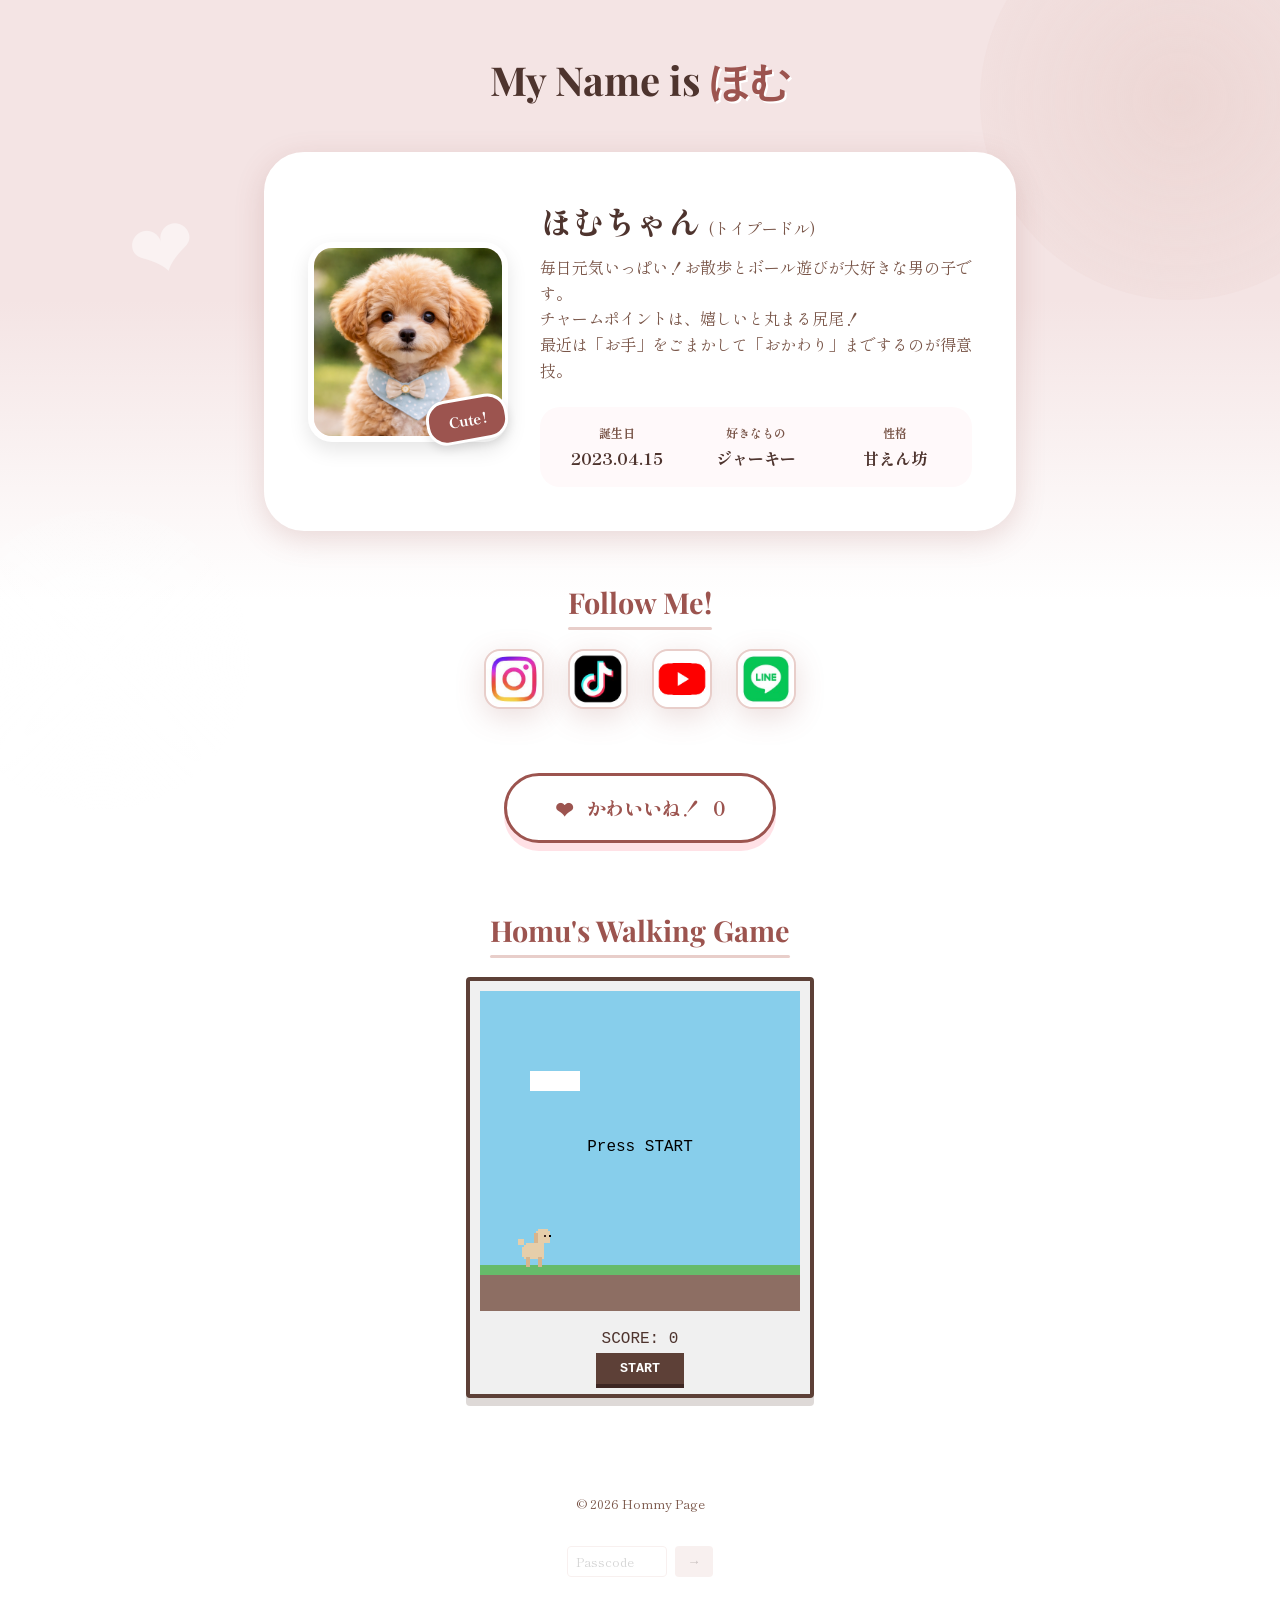
<file: index.html>
<!DOCTYPE html>
<html lang="ja">

<head>
    <meta charset="UTF-8" />
    <meta name="viewport" content="width=device-width, initial-scale=1.0" />
    <title>My Profile</title>
    <link rel="preconnect" href="https://fonts.googleapis.com" />
    <link rel="preconnect" href="https://fonts.gstatic.com" crossorigin />
    <link
        href="https://fonts.googleapis.com/css2?family=Playfair+Display:ital,wght@0,400;0,700;1,400&family=Shippori+Mincho:wght@400;500;700&display=swap"
        rel="stylesheet" />
    <link rel="stylesheet" href="style.css" />
</head>

<body>
    <div class="decoration-bg">
        <div class="circle circle-1"></div>
        <div class="circle circle-2"></div>
        <div class="heart heart-1">❤</div>
    </div>

    <header class="hero-section">
        <div class="hero-content">
            <h1 class="main-title">My Name is <span class="accent-text">ほむ</span></h1>
        </div>
    </header>

    <main class="container">
        <section class="profile-card">
            <div class="profile-image-container">
                <!-- Placeholder for pet image -->
                <div class="profile-img-placeholder" id="hero-img">
                    <img src="pic/pic.png" alt="My Cute Pet" />
                </div>
                <div class="floating-badge">Cute!</div>
            </div>

            <div class="profile-info">
                <h2 class="pet-name">ほむちゃん <span class="pet-breed">(トイプードル)</span></h2>



                <p class="description">
                    毎日元気いっぱい！お散歩とボール遊びが大好きな男の子です。<br>
                    チャームポイントは、嬉しいと丸まる尻尾！<br>
                    最近は「お手」をごまかして「おかわり」までするのが得意技。
                </p>

                <div class="stats-grid">
                    <div class="stat-item">
                        <span class="stat-label">誕生日</span>
                        <span class="stat-value">2023.04.15</span>
                    </div>
                    <div class="stat-item">
                        <span class="stat-label">好きなもの</span>
                        <span class="stat-value">ジャーキー</span>
                    </div>
                    <div class="stat-item">
                        <span class="stat-label">性格</span>
                        <span class="stat-value">甘えん坊</span>
                    </div>
                </div>
            </div>
        </section>

        <section class="social-section">
            <h3 class="section-title">Follow Me!</h3>
            <div class="social-grid">
                <a href="https://www.instagram.com/" target="_blank" rel="noopener noreferrer"
                    class="social-btn instagram" aria-label="Instagram">
                    <img src="SNS/instagram.jpg" alt="Instagram">
                </a>
                <a href="https://www.tiktok.com/" target="_blank" rel="noopener noreferrer" class="social-btn tiktok"
                    aria-label="TikTok">
                    <img src="SNS/tiktok.jpg" alt="TikTok">
                </a>

                <a href="https://www.youtube.com/" target="_blank" rel="noopener noreferrer" class="social-btn youtube"
                    aria-label="YouTube">
                    <img src="SNS/youtube.jpg" alt="YouTube">
                </a>
                <a href="https://line.me/" target="_blank" rel="noopener noreferrer" class="social-btn line"
                    aria-label="LINE">
                    <img src="SNS/line.jpg" alt="LINE">
                </a>
            </div>
        </section>

        <section class="action-section">
            <button id="like-btn" class="like-button">
                <span class="heart-icon">❤</span>
                <span class="like-text">かわいいね！</span>
                <span class="like-count" id="like-count">0</span>
            </button>
        </section>

        <!-- 8-bit Game Section -->
        <section class="game-section">
            <section class="game-section">
                <h3 class="section-title">Homu's Walking Game</h3>
                <div>
                    <div class="game-container">
                        <canvas id="game-canvas" width="320" height="320"></canvas>
                        <div class="game-ui">
                            <div id="score">SCORE: 0</div>
                            <button id="start-btn" class="game-btn">START</button>
                        </div>
                    </div>
                </div>
            </section>
    </main>

    <footer class="main-footer">
        <p>&copy; 2026 Hommy Page</p>

        <div class="owner-login">
            <input type="password" id="owner-passcode" placeholder="Passcode" class="passcode-input">
            <button id="owner-login-btn" class="login-btn">→</button>
        </div>
    </footer>

    <script src="script.js"></script>
    <script src="game.js"></script>
</body>

</html>
</file>
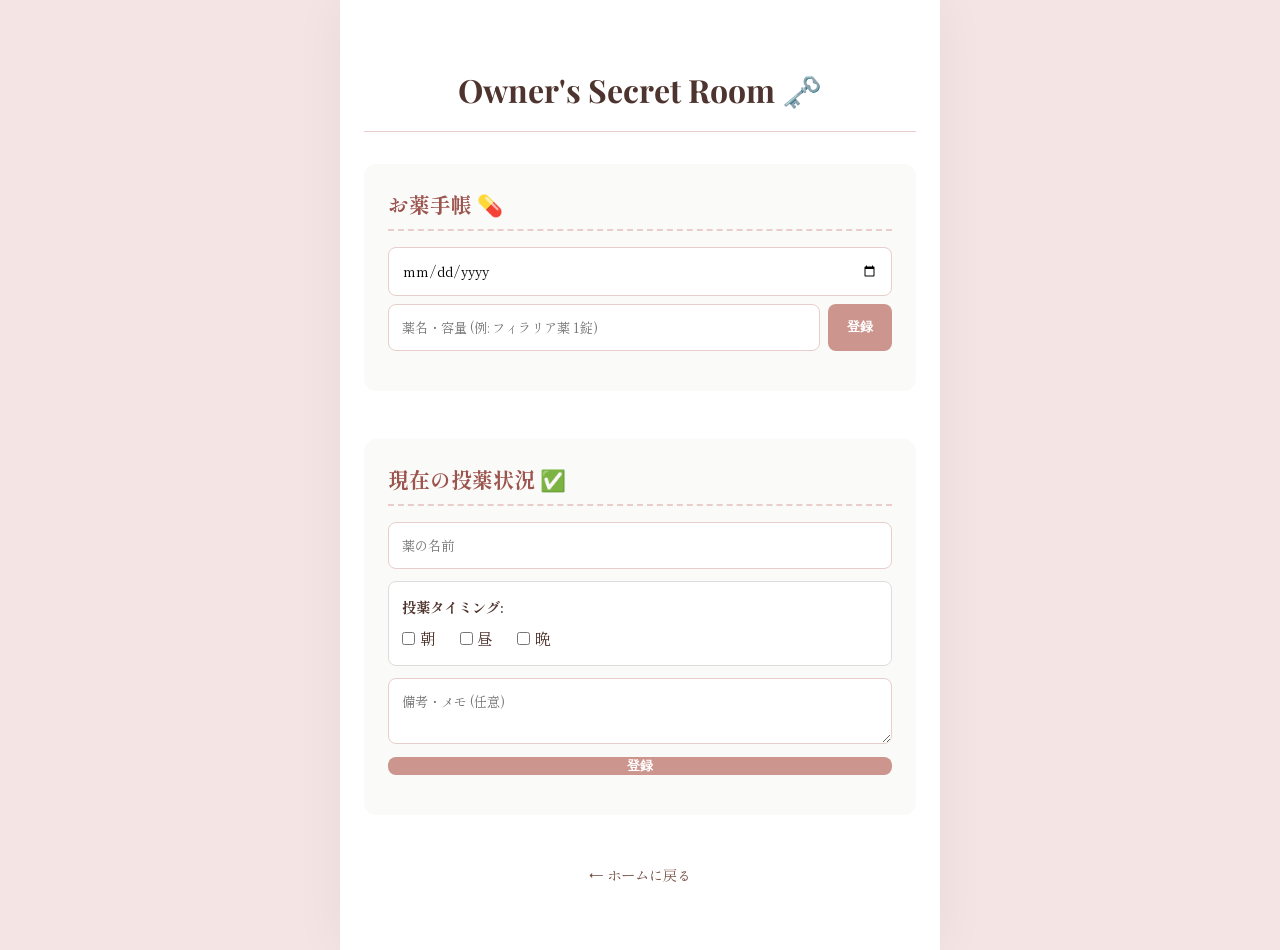
<file: owner.html>
<!DOCTYPE html>
<html lang="ja">

<head>
    <meta charset="UTF-8" />
    <meta name="viewport" content="width=device-width, initial-scale=1.0" />
    <title>Owner's Room - Hommy</title>
    <link rel="preconnect" href="https://fonts.googleapis.com" />
    <link rel="preconnect" href="https://fonts.gstatic.com" crossorigin />
    <link
        href="https://fonts.googleapis.com/css2?family=Playfair+Display:ital,wght@0,400;0,700;1,400&family=Shippori+Mincho:wght@400;500;700&display=swap"
        rel="stylesheet" />
    <link rel="stylesheet" href="style.css" />
    <style>
        /* Page specific overrides */
        body {
            background: var(--color-bg-top);
        }

        .app-container {
            max-width: 600px;
            margin: 0 auto;
            padding: 4rem 1.5rem;
            background: #fff;
            min-height: 100vh;
            box-shadow: 0 0 50px rgba(0, 0, 0, 0.05);
        }

        .page-title {
            font-family: var(--font-hand);
            font-size: 2rem;
            color: var(--color-text);
            margin-bottom: 2rem;
            text-align: center;
            border-bottom: 1px solid var(--color-secondary);
            padding-bottom: 1rem;
        }

        .content-block {
            margin-bottom: 3rem;
            background: #fafaf8;
            padding: 1.5rem;
            border-radius: 12px;
        }

        .content-block h2 {
            font-family: var(--font-main);
            font-size: 1.3rem;
            color: var(--color-accent);
            margin-bottom: 1rem;
            border-bottom: 2px dashed var(--color-secondary);
            padding-bottom: 0.5rem;
        }

        /* Emergency Section */
        .emergency-msg {
            background: #fff0f0;
            padding: 1rem;
            border-radius: 8px;
            border: 1px solid #ffcccc;
            color: #d32f2f;
            font-weight: bold;
            line-height: 1.6;
            margin-bottom: 1rem;
        }

        /* Interactive Lists */
        .input-row {
            display: flex;
            gap: 0.5rem;
            margin-bottom: 1rem;
        }

        .app-input {
            flex: 1;
            padding: 0.8rem;
            border: 1px solid var(--color-secondary);
            border-radius: 8px;
            font-family: inherit;
        }

        .add-btn {
            background: var(--color-primary);
            color: #fff;
            border: none;
            padding: 0 1.2rem;
            border-radius: 8px;
            cursor: pointer;
            font-weight: bold;
        }

        .add-btn:hover {
            opacity: 0.9;
        }

        .data-list {
            list-style: none;
            padding: 0;
        }

        .data-item {
            background: #fff;
            padding: 0.8rem;
            border-radius: 8px;
            margin-bottom: 0.5rem;
            display: flex;
            justify-content: space-between;
            align-items: center;
            box-shadow: 0 2px 5px rgba(0, 0, 0, 0.05);
        }

        .delete-btn {
            background: transparent;
            color: #aaa;
            border: none;
            cursor: pointer;
            font-size: 1.2rem;
            padding: 0 0.5rem;
        }

        .delete-btn:hover {
            color: #ff6b81;
        }

        .back-link {
            display: block;
            margin-top: 3rem;
            text-align: center;
            text-decoration: none;
            color: var(--color-text-light);
            font-size: 0.9rem;
        }

        .back-link:hover {
            color: var(--color-accent);
        }
    </style>
</head>

<body>
    <div class="app-container">
        <h1 class="page-title">Owner's Secret Room 🗝️</h1>

        <!-- Section 2: Medicine Notebook -->
        <div class="content-block">
            <h2>お薬手帳 💊</h2>
            <div style="display: flex; flex-direction: column; gap: 0.5rem; margin-bottom: 1rem;">
                <input type="date" id="med-date" class="app-input" style="width: 100%; box-sizing: border-box;">
                <div class="input-row" style="margin-bottom: 0;">
                    <input type="text" id="med-name" class="app-input" placeholder="薬名・容量 (例: フィラリア薬 1錠)">
                    <button id="med-add-btn" class="add-btn">登録</button>
                </div>
            </div>
            <ul id="med-list" class="data-list">
                <!-- Dynamic Content -->
            </ul>
        </div>

        <!-- Section 3: Medication Status -->
        <div class="content-block">
            <h2>現在の投薬状況 ✅</h2>
            <div style="display: flex; flex-direction: column; gap: 0.8rem; margin-bottom: 1rem;">
                <input type="text" id="status-name" class="app-input" placeholder="薬の名前"
                    style="width: 100%; box-sizing: border-box;">

                <div style="background: #fff; padding: 0.8rem; border-radius: 8px; border: 1px solid #ddd;">
                    <div style="font-size: 0.9rem; margin-bottom: 0.5rem; font-weight: bold; color: var(--color-text);">
                        投薬タイミング:</div>
                    <div style="display: flex; gap: 1.5rem; flex-wrap: wrap;">
                        <label style="display: flex; align-items: center; gap: 0.3rem; cursor: pointer;">
                            <input type="checkbox" id="time-morning" value="朝" style="cursor: pointer;">
                            <span>朝</span>
                        </label>
                        <label style="display: flex; align-items: center; gap: 0.3rem; cursor: pointer;">
                            <input type="checkbox" id="time-noon" value="昼" style="cursor: pointer;">
                            <span>昼</span>
                        </label>
                        <label style="display: flex; align-items: center; gap: 0.3rem; cursor: pointer;">
                            <input type="checkbox" id="time-evening" value="晩" style="cursor: pointer;">
                            <span>晩</span>
                        </label>
                    </div>
                </div>

                <textarea id="status-notes" class="app-input" placeholder="備考・メモ (任意)" rows="2"
                    style="width: 100%; box-sizing: border-box; resize: vertical; font-family: inherit;"></textarea>

                <button id="status-add-btn" class="add-btn" style="width: 100%;">登録</button>
            </div>
            <ul id="status-list" class="data-list">
                <!-- Dynamic Content -->
            </ul>
        </div>

        <a href="index.html" class="back-link">← ホームに戻る</a>
    </div>

    <script src="owner.js"></script>
</body>

</html>
</file>
<file: style.css>
:root {
    --color-bg-top: #f4e4e4;
    /* Richer Pink Beige */
    --color-bg-bottom: #ffffff;
    --color-card: #ffffff;
    --color-primary: #cc968e;
    /* Deeper Dusty Pink */
    --color-secondary: #e8ceca;
    /* Visible Beige Pink */
    --color-accent: #9c544f;
    /* Strong Rosy Brown */
    --color-text: #4e342e;
    /* Deep Brown */
    --color-text-light: #795548;

    --font-main: 'Shippori Mincho', serif;
    --font-hand: 'Playfair Display', serif;
    /* Used for headings */

    --shadow-soft: 0 8px 30px rgba(156, 84, 79, 0.2);
    --shadow-hover: 0 12px 40px rgba(156, 84, 79, 0.3);
}

* {
    box-sizing: border-box;
    margin: 0;
    padding: 0;
}

body {
    font-family: var(--font-main);
    background: linear-gradient(180deg, var(--color-bg-top) 0%, var(--color-bg-top) 300px, var(--color-bg-bottom) 600px, var(--color-bg-bottom) 100%);
    background-attachment: fixed;
    /* Keeps the gradient fixed while scrolling */
    color: var(--color-text);
    line-height: 1.6;
    min-height: 100vh;
    overflow-x: hidden;
    position: relative;
}

/* Background Decorations */
.decoration-bg {
    position: fixed;
    top: 0;
    left: 0;
    width: 100%;
    height: 100%;
    z-index: -1;
    pointer-events: none;
    overflow: hidden;
}

.circle {
    position: absolute;
    border-radius: 50%;
    background: radial-gradient(circle, var(--color-secondary), transparent);
    opacity: 0.6;
}

.circle-1 {
    width: 400px;
    height: 400px;
    top: -100px;
    right: -100px;
    animation: float 10s ease-in-out infinite;
}

.circle-2 {
    width: 300px;
    height: 300px;
    bottom: 10%;
    left: -50px;
    background: radial-gradient(circle, #fff, transparent);
    animation: float 15s ease-in-out infinite reverse;
}

.heart-1 {
    position: absolute;
    font-size: 5rem;
    color: rgba(255, 255, 255, 0.5);
    top: 20%;
    left: 10%;
    transform: rotate(-15deg);
    animation: pulse 3s infinite;
}

@keyframes float {

    0%,
    100% {
        transform: translateY(0);
    }

    50% {
        transform: translateY(-20px);
    }
}

@keyframes pulse {

    0%,
    100% {
        transform: rotate(-15deg) scale(1);
    }

    50% {
        transform: rotate(-15deg) scale(1.1);
    }
}

/* Layout */
.container {
    max-width: 800px;
    margin: 0 auto;
    padding: 0 1.5rem 4rem;
}

/* Hero */
.hero-section {
    text-align: center;
    padding: 3rem 1rem 2rem;
}

.main-title {
    font-family: var(--font-hand);
    font-size: 2.5rem;
    color: var(--color-text);
    margin-bottom: 0.5rem;
}

.accent-text {
    color: var(--color-accent);
    font-weight: 800;
    text-shadow: 2px 2px 0px #fff;
}

.subtitle {
    color: var(--color-text-light);
    font-weight: 700;
}

/* Profile Card */
.profile-card {
    background: var(--color-card);
    border-radius: 40px;
    padding: 2.5rem;
    box-shadow: var(--shadow-soft);
    display: flex;
    flex-direction: column;
    gap: 2rem;
    margin-bottom: 3rem;
    position: relative;
    border: 4px solid #fff;
}

@media (min-width: 768px) {
    .profile-card {
        flex-direction: row;
        align-items: center;
        text-align: left;
    }

    .profile-image-container {
        flex-shrink: 0;
    }
}

.profile-image-container {
    position: relative;
    width: 200px;
    height: 200px;
    margin: 0 auto;
}

.profile-img-placeholder {
    width: 100%;
    height: 100%;
    background: #ffe4e1;
    border-radius: 24px;
    /* Rounded square */
    display: flex;
    align-items: center;
    justify-content: center;
    font-size: 4rem;
    border: 6px solid #fff;
    box-shadow: 0 8px 20px rgba(0, 0, 0, 0.1);
    overflow: hidden;
}

.profile-img-placeholder img {
    width: 100%;
    height: 100%;
    object-fit: cover;
}

.floating-badge {
    position: absolute;
    bottom: 0;
    right: 0;
    background: var(--color-accent);
    color: #fff;
    padding: 0.5rem 1.2rem;
    border-radius: 20px;
    font-weight: 800;
    font-size: 0.9rem;
    transform: rotate(-10deg);
    border: 3px solid #fff;
    box-shadow: 0 4px 10px rgba(0, 0, 0, 0.1);
    animation: bounce 2s infinite;
}

@keyframes bounce {

    0%,
    100% {
        transform: rotate(-10deg) translateY(0);
    }

    50% {
        transform: rotate(-10deg) translateY(-5px);
    }
}

.profile-info {
    flex: 1;
    text-align: center;
}

@media (min-width: 768px) {
    .profile-info {
        text-align: left;
    }
}

.pet-name {
    font-size: 2rem;
    font-weight: 800;
    color: var(--color-text);
    margin-bottom: 0.5rem;
}

.pet-breed {
    font-size: 1rem;
    color: var(--color-text-light);
    font-weight: normal;
}

.tags {
    display: flex;
    flex-wrap: wrap;
    justify-content: center;
    gap: 0.5rem;
    margin-bottom: 1.5rem;
}

@media (min-width: 768px) {
    .tags {
        justify-content: flex-start;
    }
}

.tag {
    background: #fff;
    border: 2px solid var(--color-secondary);
    color: var(--color-accent);
    padding: 0.3rem 0.8rem;
    border-radius: 15px;
    font-size: 0.85rem;
    font-weight: 700;
}

.description {
    margin-bottom: 1.5rem;
    font-size: 1rem;
    color: #795548;
}

.stats-grid {
    display: grid;
    grid-template-columns: repeat(3, 1fr);
    gap: 1rem;
    background: #fff9fa;
    padding: 1rem;
    border-radius: 20px;
}

.stat-item {
    display: flex;
    flex-direction: column;
    align-items: center;
    gap: 0.2rem;
}

.stat-label {
    font-size: 0.75rem;
    color: var(--color-text-light);
    font-weight: 700;
}

.stat-value {
    font-size: 1rem;
    font-weight: 800;
    color: var(--color-text);
}

/* Social Media Links */
.social-section {
    text-align: center;
    margin-bottom: 4rem;
}

.section-title {
    font-family: var(--font-hand);
    font-size: 1.8rem;
    color: var(--color-accent);
    margin-bottom: 1.5rem;
    position: relative;
    display: inline-block;
}

.section-title::after {
    content: '';
    position: absolute;
    bottom: -5px;
    left: 0;
    width: 100%;
    height: 3px;
    background: var(--color-secondary);
    border-radius: 3px;
}

.social-grid {
    display: flex;
    justify-content: center;
    gap: 1.5rem;
    margin: 0 auto;
}

@media (min-width: 600px) {
    .social-grid {
        gap: 1.5rem;
    }
}

.social-btn {
    display: flex;
    align-items: center;
    justify-content: center;
    width: 60px;
    height: 60px;
    background: #fff;
    color: var(--color-icon);
    /* Will define or fallback */
    border-radius: 16px;
    /* Rounded square */
    text-decoration: none;
    font-weight: 700;
    box-shadow: var(--shadow-soft);
    transition: transform 0.2s, box-shadow 0.2s;
    border: 2px solid var(--color-secondary);
}

.social-btn:hover {
    transform: translateY(-4px);
    box-shadow: var(--shadow-hover);
    border-color: var(--color-primary);
}

.social-btn img {
    width: 100%;
    height: 100%;
    object-fit: cover;
    border-radius: 16px;
    /* Rounded square */
    display: block;
}

/* Optional individual branding override if 'adult' allows it
   For now, keeping them unified fits the theme best. 
   If user wants colors, we can add them. */
.social-btn.instagram:hover {
    color: #E1306C;
    border-color: #E1306C;
}

.social-btn.tiktok:hover {
    color: #000;
    border-color: #000;
}

.social-btn.x-twitter:hover {
    color: #000;
    border-color: #000;
}

.social-btn.facebook:hover {
    color: #1877F2;
    border-color: #1877F2;
}

/* Like Button */
.action-section {
    text-align: center;
}

.like-button {
    background: #fff;
    border: 3px solid var(--color-accent);
    color: var(--color-accent);
    padding: 1rem 3rem;
    border-radius: 50px;
    font-family: var(--font-main);
    font-size: 1.2rem;
    font-weight: 800;
    cursor: pointer;
    box-shadow: 0 8px 0 rgba(255, 107, 129, 0.2);
    transition: all 0.1s;
    display: inline-flex;
    align-items: center;
    gap: 0.8rem;
}

.like-button:active {
    transform: translateY(4px);
    box-shadow: 0 4px 0 rgba(255, 107, 129, 0.2);
}

.like-button.liked {
    background: var(--color-accent);
    color: #fff;
}

.heart-icon {
    font-size: 1.4rem;
}

.main-footer {
    text-align: center;
    color: var(--color-text-light);
    font-size: 0.8rem;
    padding: 2rem;
}

/* 8-bit Game Styles */
.game-section {
    text-align: center;
    margin-top: 4rem;
    font-family: 'Courier New', Courier, monospace;
    /* Fallback for 8-bit feel */
}

.game-container {
    display: inline-block;
    background: #f0f0f0;
    border: 4px solid #5d4037;
    padding: 10px;
    border-radius: 4px;
    box-shadow: 0 8px 0 rgba(93, 64, 55, 0.2);
}

canvas#game-canvas {
    background-color: #87CEEB;
    /* Sky blue */
    image-rendering: pixelated;
    /* Essential for 8-bit look */
    width: 100%;
    max-width: 400px;
    height: auto;
    display: block;
}

.game-ui {
    margin-top: 1rem;
}

.game-btn {
    background: #5d4037;
    color: #fff;
    border: none;
    padding: 0.5rem 1.5rem;
    font-family: inherit;
    font-weight: bold;
    cursor: pointer;
    border-radius: 0;
    box-shadow: 0 4px 0 #3e2723;
}

.game-btn:active {
    transform: translateY(4px);
    box-shadow: 0 0 0 #3e2723;
}

/* Owner Login */
.owner-login {
    margin-top: 2rem;
    opacity: 0.3;
    /* Discreet */
    transition: opacity 0.3s;
    display: flex;
    justify-content: center;
    gap: 0.5rem;
}

.owner-login:hover,
.owner-login:focus-within {
    opacity: 1;
}

.passcode-input {
    border: 1px solid var(--color-secondary);
    background: #fff;
    padding: 0.3rem 0.5rem;
    border-radius: 4px;
    font-family: var(--font-main);
    font-size: 0.8rem;
    color: var(--color-text);
    width: 100px;
}

.login-btn {
    background: var(--color-secondary);
    border: none;
    color: var(--color-text);
    border-radius: 4px;
    cursor: pointer;
    padding: 0 0.8rem;
}
</file>
